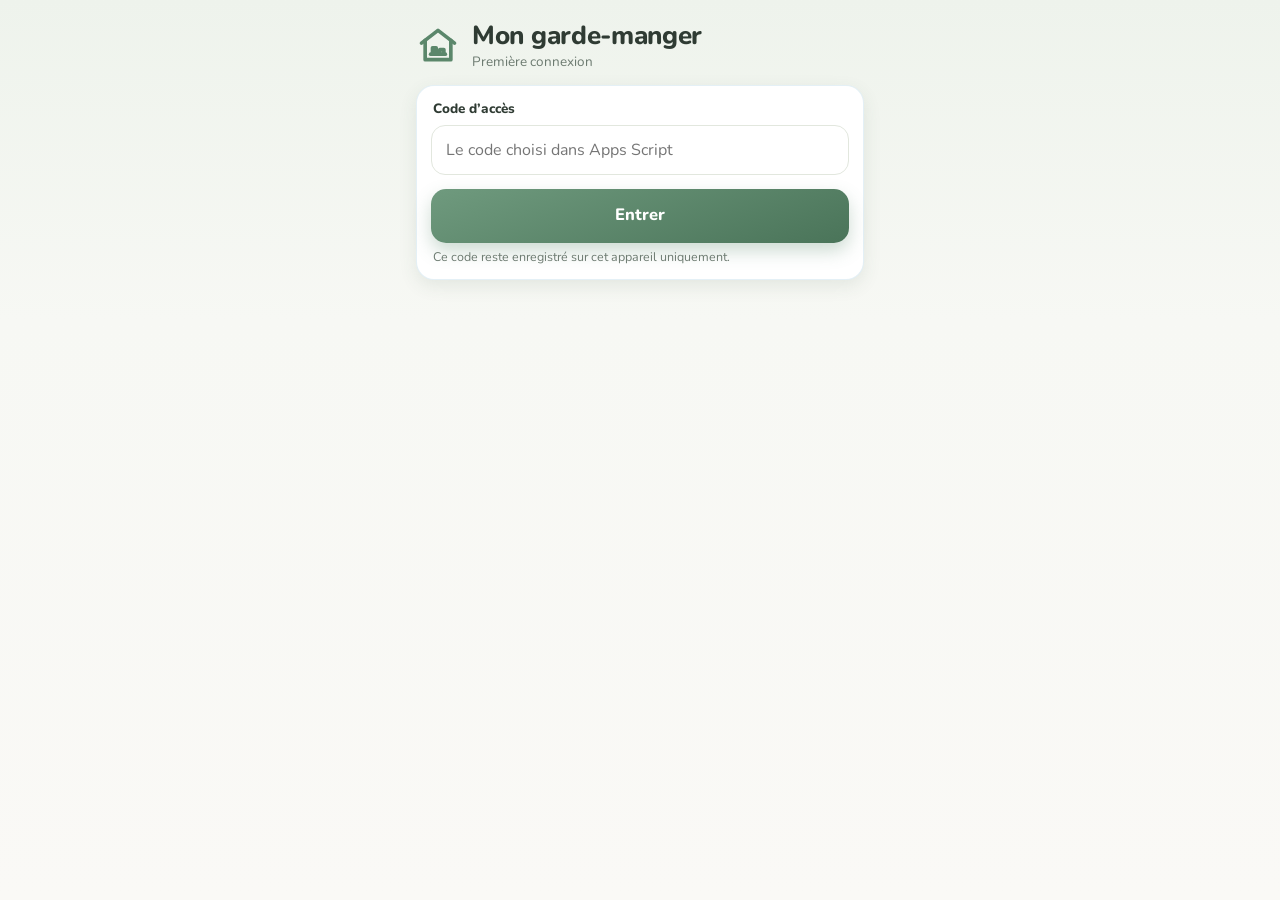
<file: index.html>
<!doctype html>
<!-- Mon garde-manger · © 2026 Sara Picaud — Tous droits réservés. Reproduction, copie ou réutilisation interdites sans autorisation écrite (voir LICENSE). -->
<html lang="fr">
<head>
<meta charset="utf-8">
<meta name="viewport" content="width=device-width, initial-scale=1, maximum-scale=1, viewport-fit=cover">
<meta name="theme-color" content="#eef3ec">
<meta name="apple-mobile-web-app-capable" content="yes">
<meta name="apple-mobile-web-app-title" content="Garde-manger">
<meta name="author" content="Sara Picaud">
<meta name="copyright" content="© 2026 Sara Picaud. Tous droits réservés.">
<title>Mon garde-manger</title>
<link rel="manifest" href="manifest.webmanifest">
<link rel="icon" href="icon.svg" type="image/svg+xml">
<link rel="apple-touch-icon" href="icon-180.png">
<link rel="preconnect" href="https://fonts.googleapis.com">
<link rel="preconnect" href="https://fonts.gstatic.com" crossorigin>
<link href="https://fonts.googleapis.com/css2?family=Caveat:wght@500;600&family=Nunito:wght@400;600;700;800&display=swap" rel="stylesheet">
<link rel="stylesheet" href="style.css?v=12">
</head>
<body>
<div id="app"></div>
<nav id="tabbar" aria-label="Navigation principale"></nav>
<div id="toast" role="status" aria-live="polite"></div>
<div id="sheet"></div>
<script src="config.js"></script>
<script src="demo.js?v=11"></script>
<script src="app.js?v=17"></script>
</body>
</html>
</file>
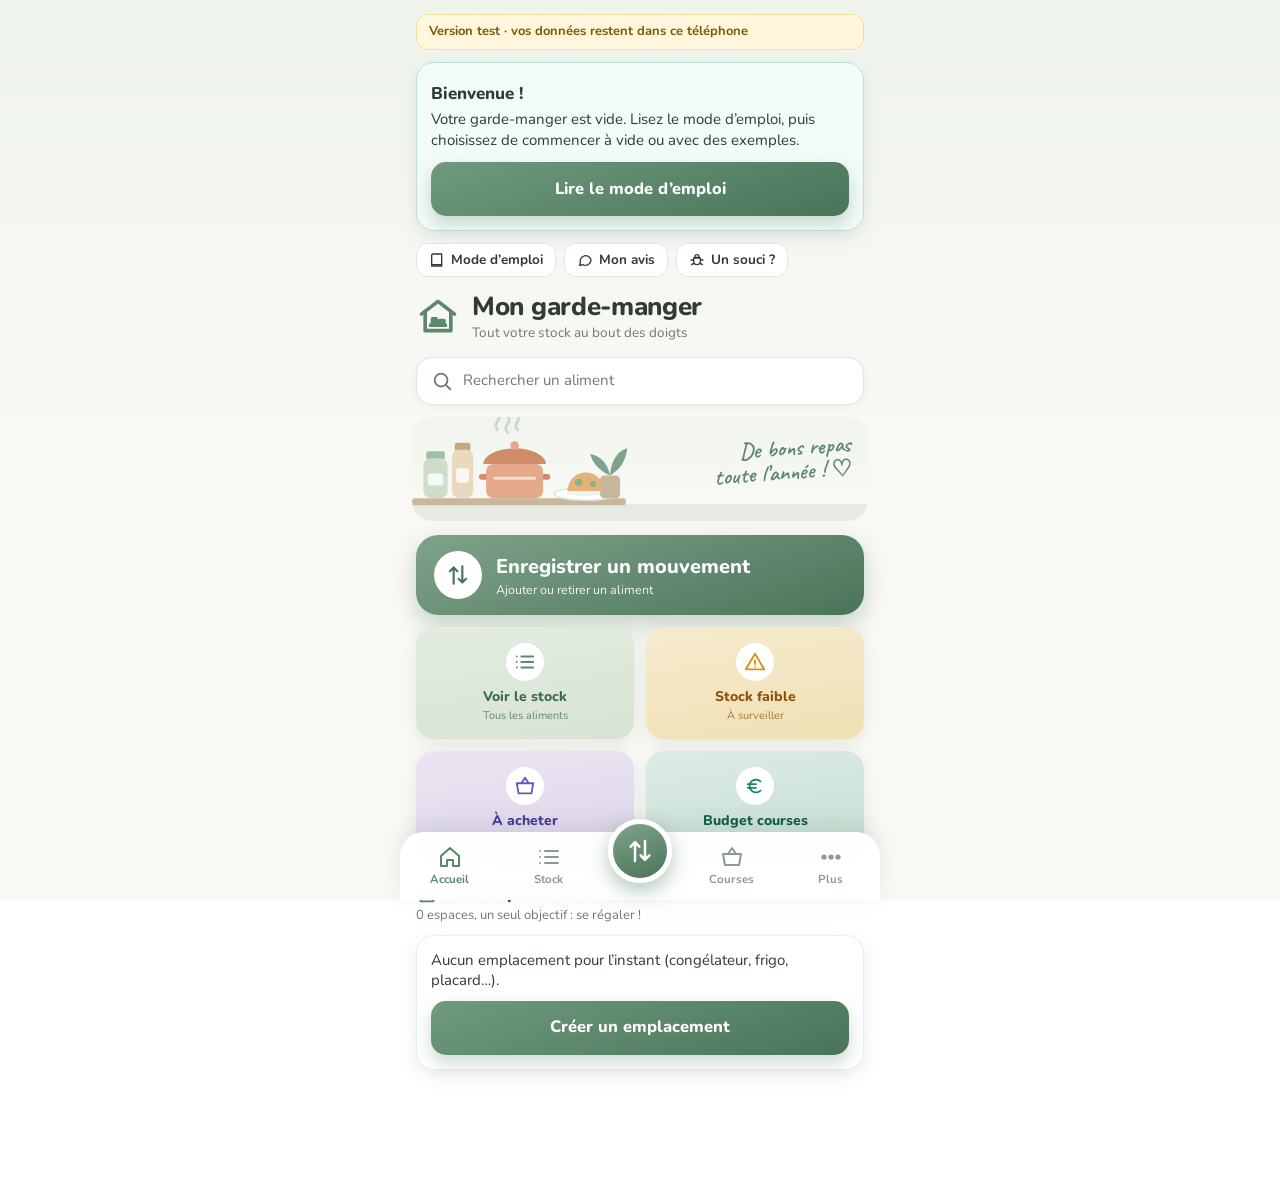
<file: essai/index.html>
<!doctype html>
<!-- Mon garde-manger · © 2026 Sara Picaud — Tous droits réservés. Reproduction, copie ou réutilisation interdites sans autorisation écrite (voir LICENSE). -->
<html lang="fr">
<head>
<meta charset="utf-8">
<meta name="viewport" content="width=device-width, initial-scale=1, maximum-scale=1, viewport-fit=cover">
<meta name="theme-color" content="#eef3ec">
<meta name="apple-mobile-web-app-capable" content="yes">
<meta name="apple-mobile-web-app-title" content="Garde-manger test">
<meta name="author" content="Sara Picaud">
<meta name="copyright" content="© 2026 Sara Picaud. Tous droits réservés.">
<title>Mon garde-manger (test)</title>
<link rel="manifest" href="manifest.webmanifest">
<link rel="icon" href="../icon.svg" type="image/svg+xml">
<link rel="apple-touch-icon" href="../icon-180.png">
<link rel="preconnect" href="https://fonts.googleapis.com">
<link rel="preconnect" href="https://fonts.gstatic.com" crossorigin>
<link href="https://fonts.googleapis.com/css2?family=Caveat:wght@500;600&family=Nunito:wght@400;600;700;800&display=swap" rel="stylesheet">
<link rel="stylesheet" href="../style.css?v=12">
</head>
<body>
<div id="app"></div>
<nav id="tabbar" aria-label="Navigation principale"></nav>
<div id="toast" role="status" aria-live="polite"></div>
<div id="sheet"></div>
<script src="config.js"></script>
<script src="../demo.js?v=11"></script>
<script src="../app.js?v=17"></script>
</body>
</html>
</file>
<file: style.css>
/*! Mon garde-manger · © 2026 Sara Picaud — Tous droits réservés. Reproduction, copie ou réutilisation interdites sans autorisation écrite (voir LICENSE). */
:root{
  --ink:#2f3b33; --ink2:#6c7a70; --teal:#5b876b; --teal-d:#4a7459; --line:#e2e7de;
  --card:#fff; --mint:#86dbc6; --mint-d:#13876f; --salmon:#f6a8a4; --salmon-d:#c23b33;
  --red:#d9433a; --yellow:#fcd98e; --amber-d:#a8650b; --lav:#d9cff6; --lav-d:#5a45a6;
  --sky:#dfe9dc; --shadow:0 6px 18px rgba(60,90,70,.10);
}
*{box-sizing:border-box;-webkit-tap-highlight-color:transparent}
html,body{margin:0;overflow-x:hidden}
html{-webkit-text-size-adjust:100%;text-size-adjust:100%}
/* iPhone : un champ en dessous de 16px déclenche un zoom automatique qui décale l'écran */
input,select,textarea,.inp,.search input,.seuil input{font-size:16px !important}
body{
  font-family:'Nunito',system-ui,-apple-system,'Segoe UI',sans-serif; color:var(--ink);
  background:linear-gradient(180deg,#eef3ec 0,#f7f8f4 320px,#faf9f6 100%) fixed; min-height:100vh;
  font-size:15px; line-height:1.35;
}
a{color:inherit;text-decoration:none}
button{font:inherit;color:inherit;cursor:pointer}
h1,h2,h3,p{margin:0}
#app{max-width:480px;margin:0 auto;padding:calc(env(safe-area-inset-top) + 14px) 16px 130px}
#app.notab{padding-bottom:40px}
.hand{font-family:'Caveat','Segoe Script',cursive;font-weight:600}
.ic{width:22px;height:22px;flex:none}

/* ---------- en-têtes ---------- */
.top{display:flex;align-items:center;gap:10px;margin:2px 0 14px}
.top-t{flex:1;min-width:0}
.top h1{font-size:22px;font-weight:800;letter-spacing:-.2px}
.top p{font-size:13px;color:var(--ink2);margin-top:1px}
.icon-btn{position:relative;width:42px;height:42px;border-radius:14px;border:0;background:rgba(255,255,255,.75);
  display:grid;place-items:center;color:var(--ink);box-shadow:0 2px 8px rgba(60,90,70,.08);flex:none}
.icon-btn .dot{position:absolute;top:-4px;right:-4px;min-width:18px;height:18px;border-radius:9px;background:var(--teal);color:#fff;
  font-style:normal;font-size:11px;font-weight:800;display:grid;place-items:center;padding:0 4px}
.hero{display:flex;align-items:center;gap:12px;margin:4px 0 14px}
.hero .hero-ic{width:44px;height:44px;color:var(--teal)}
.hero h1{font-size:26px;font-weight:800;letter-spacing:-.3px}
.hero p{font-size:13.5px;color:var(--ink2)}

/* ---------- recherche ---------- */
.search{display:flex;align-items:center;gap:10px;background:#fff;border-radius:16px;padding:0 14px;height:48px;
  border:1px solid var(--line);color:var(--ink2);box-shadow:0 2px 10px rgba(60,90,70,.06);margin-bottom:12px}
.search input{flex:1;border:0;outline:0;background:transparent;font:inherit;color:var(--ink);height:100%;min-width:0}
.search .clear{border:0;background:#e6ece2;color:var(--ink2);width:24px;height:24px;border-radius:12px;line-height:1;font-size:16px}

/* ---------- décor accueil ---------- */
.scene{position:relative;height:104px;margin:0 -4px 14px;border-radius:20px;overflow:hidden;
  background:linear-gradient(180deg,#f1f4ee,#fafaf6)}
.scene-svg{position:absolute;inset:0;width:100%;height:100%}
.scene .hand{position:absolute;right:16px;top:20px;font-size:23px;line-height:1.05;color:#5b876b;text-align:right;transform:rotate(-4deg)}

/* ---------- gros boutons ---------- */
.bigs{display:grid;grid-template-columns:1fr 1fr;gap:12px;margin-bottom:12px}
.bigbtn{border-radius:22px;padding:16px 10px 14px;display:flex;flex-direction:column;align-items:center;text-align:center;gap:3px;
  box-shadow:var(--shadow);min-height:136px;justify-content:center}
.bigbtn b{font-size:20px;font-weight:800}
.bigbtn small{font-size:12.5px;line-height:1.2;opacity:.8}
.bigbtn .bi{width:48px;height:48px;border-radius:50%;background:#fff;display:grid;place-items:center;margin-bottom:4px}
.bigbtn .bi .ic{width:26px;height:26px}
.bigbtn.mint{background:linear-gradient(160deg,#a6e8d6,#7cd5bf);color:#0d5e4d}
.bigbtn.mint .bi{color:#13876f}
.bigbtn.salmon{background:linear-gradient(160deg,#fbc2bd,#f59b96);color:#8c2a24}
.bigbtn.salmon .bi{color:#d9433a}
.tiles{display:grid;grid-template-columns:repeat(3,1fr);gap:10px;margin-bottom:20px}
.tile{position:relative;border-radius:18px;padding:14px 6px 12px;text-align:center;display:flex;flex-direction:column;align-items:center;
  gap:2px;box-shadow:var(--shadow);min-height:112px;justify-content:center}
.tile .ti{width:38px;height:38px;border-radius:50%;background:#fff;display:grid;place-items:center;margin-bottom:5px}
.tile b{font-size:14px;font-weight:800}
.tile small{font-size:11px;opacity:.75}
.tile .badge{position:absolute;top:8px;right:8px;min-width:22px;height:22px;border-radius:11px;background:var(--red);color:#fff;
  font-size:12px;font-weight:800;display:grid;place-items:center;padding:0 6px}
.tile.sky{background:linear-gradient(170deg,#e4ece1,#d6e3d3);color:#3e6a50}.tile.sky .ti{color:#5b876b}
.tile.amber{background:linear-gradient(170deg,#f6ebcf,#f1e0b4);color:#8a5509}.tile.amber .ti{color:#e08e0b}
.tile.lav{background:linear-gradient(170deg,#ebe5f2,#ded5ea);color:#4a3896}.tile.lav .ti{color:#6b53c4}.tile.lav .badge{background:var(--lav-d)}

/* ---------- sections / cartes ---------- */
.sec{display:flex;align-items:center;gap:8px;font-size:17px;font-weight:800;margin:6px 0 2px}
.sec .ic{color:var(--teal)}
.sub{font-size:13px;color:var(--ink2);margin:0 0 10px}
.card{background:var(--card);border-radius:18px;box-shadow:var(--shadow);border:1px solid rgba(217,234,243,.7)}
.card.pad{padding:14px}
.list>*+*{border-top:1px solid var(--line)}
.place-row{display:flex;align-items:center;gap:12px;padding:14px;font-weight:700}
.place-row .ic:first-child{color:var(--teal)}
.place-row b{flex:1;font-size:16px}
.place-row .ic:last-child{color:#b9c4bb;width:18px;height:18px}
.pill{background:#dfe9dc;color:var(--teal-d);border-radius:999px;font-weight:800;padding:2px 11px;font-size:14px}
.place-row span.lbl{color:var(--ink2);font-weight:600;font-size:14px}

/* ---------- lignes aliments ---------- */
.rows{display:flex;flex-direction:column;gap:10px}
.row{display:flex;align-items:center;gap:12px;background:#fff;border-radius:18px;padding:10px 12px 10px 10px;
  box-shadow:var(--shadow);border:1px solid rgba(217,234,243,.7)}
.row>.ic:last-child{color:#b9c4bb;width:18px;height:18px}
.thumb{width:62px;height:62px;border-radius:14px;display:grid;place-items:center;font-size:32px;flex:none;background:var(--c,#eef3ec);overflow:hidden}
.thumb img{width:100%;height:100%;object-fit:cover}
.thumb.sm{width:46px;height:46px;font-size:24px;border-radius:12px}
.thumb.lg{width:84px;height:84px;font-size:44px;border-radius:20px}
.row-b{flex:1;min-width:0}
.row-t{font-weight:800;font-size:16px;margin-bottom:5px;overflow:hidden;text-overflow:ellipsis;white-space:nowrap}
.row-s{font-size:13.5px;font-weight:700}
.row-s.low{color:var(--red)}
.chips{display:flex;flex-wrap:wrap;gap:6px}
.chip{display:inline-flex;align-items:center;gap:5px;border-radius:9px;padding:3px 9px;font-size:12.5px;font-weight:700;
  background:#dcf3ec;color:#0f6f5b}
.chip.loc{background:#e6ece2;color:#4a7459;border:1px solid #d8e2d4}
.chip .ic{width:13px;height:13px}
.mini-actions{display:flex;gap:8px;margin-top:8px;flex-wrap:wrap}
.mini{border:0;border-radius:10px;padding:6px 11px;font-size:12.5px;font-weight:800;background:#e6ece2;color:#4a7459}
.mini.red{background:#fde4e1;color:var(--salmon-d)}
.round-btn{width:38px;height:38px;border-radius:50%;border:0;background:#e6ece2;color:var(--teal-d);display:grid;place-items:center;flex:none}
.round-btn.on{background:#dcf3ec;color:var(--mint-d)}
.resline{display:flex;align-items:center;justify-content:space-between;margin:2px 2px 10px;font-size:13.5px;color:var(--ink2);font-weight:700}
.pillbtn{display:inline-flex;align-items:center;gap:6px;border:1px solid var(--line);background:#fff;border-radius:12px;padding:7px 12px;font-weight:700;font-size:13.5px;color:var(--ink)}
.pillbtn .ic{width:16px;height:16px}
.more-link{display:block;text-align:center;margin:14px 0 0;color:var(--teal-d);font-weight:800;font-size:14px;border:0;background:none;width:100%}
.empty{text-align:center;color:var(--ink2);padding:28px 10px}
.empty .big{font-size:40px;margin-bottom:6px}

/* ---------- formulaires ---------- */
.field{margin-bottom:14px}
.field>label{display:block;font-weight:800;font-size:13.5px;margin:0 0 6px 2px}
.field>label i{color:var(--red);font-style:normal}
.inp{width:100%;height:50px;border-radius:14px;border:1px solid var(--line);background:#fff;padding:0 14px;font:inherit;color:var(--ink);outline:0}
.inp:focus{border-color:var(--teal);box-shadow:0 0 0 3px rgba(91,135,107,.15)}
select.inp{appearance:none;-webkit-appearance:none;padding-right:38px;
  background:#fff url("data:image/svg+xml,%3Csvg xmlns='http://www.w3.org/2000/svg' width='16' height='16' viewBox='0 0 24 24' fill='none' stroke='%235d7d96' stroke-width='2.4' stroke-linecap='round' stroke-linejoin='round'%3E%3Cpath d='M6 9l6 6 6-6'/%3E%3C/svg%3E") no-repeat right 14px center}
select.inp:disabled{background-color:#f1f4ee;color:var(--ink2)}
textarea.inp{height:92px;padding:12px 14px;resize:none}
.two{display:grid;grid-template-columns:1fr 1fr;gap:12px}
.hint{font-size:12.5px;color:var(--ink2);margin:6px 2px 0}
.counter{text-align:right;font-size:12px;color:var(--ink2);margin-top:3px}
.err{background:#fde4e1;color:var(--salmon-d);border-radius:12px;padding:10px 12px;font-weight:700;font-size:14px;margin:0 0 12px}
.seg{display:grid;grid-template-columns:1fr 1fr;gap:10px;margin-bottom:16px}
.seg button{height:50px;border-radius:14px;border:1px solid var(--line);background:rgba(255,255,255,.8);font-weight:800;
  display:flex;align-items:center;justify-content:center;gap:8px;color:var(--ink)}
.seg button.on.add{background:linear-gradient(160deg,#6f9a7e,#4a7459);color:#fff;border-color:transparent;box-shadow:0 6px 14px rgba(91,135,107,.3)}
.seg button.on.ret{background:linear-gradient(160deg,#ee7d76,#d9433a);color:#fff;border-color:transparent;box-shadow:0 6px 14px rgba(217,67,58,.28)}
.btn{display:flex;align-items:center;justify-content:center;gap:8px;width:100%;height:54px;border:0;border-radius:15px;font-weight:800;font-size:16.5px;
  background:linear-gradient(160deg,#6f9a7e,#4a7459);color:#fff;box-shadow:0 8px 18px rgba(91,135,107,.3)}
.btn.ret{background:linear-gradient(160deg,#ee7d76,#d9433a);box-shadow:0 8px 18px rgba(217,67,58,.28)}
.btn.ghost{background:#fff;color:var(--teal-d);box-shadow:none;border:1px solid var(--line)}
.btn.danger{background:#fff;color:var(--salmon-d);box-shadow:none;border:1px solid #f3c6c2}
.btn.sm{height:44px;font-size:14.5px;border-radius:13px}
.btn:disabled{opacity:.55}
.btn-row{display:grid;grid-template-columns:1fr 1fr;gap:10px;margin:12px 0}
.stack>*+*{margin-top:10px}

/* interrupteur */
.switch{position:relative;width:52px;height:30px;flex:none}
.switch input{position:absolute;inset:0;opacity:0;margin:0;cursor:pointer;z-index:2}
.switch i{position:absolute;inset:0;background:#d3dbd3;border-radius:15px;transition:.2s}
.switch i::after{content:"";position:absolute;top:3px;left:3px;width:24px;height:24px;border-radius:50%;background:#fff;box-shadow:0 1px 4px rgba(0,0,0,.25);transition:.2s}
.switch input:checked+i{background:var(--teal)}
.switch input:checked+i::after{transform:translateX(22px)}
.alert-panel .head{display:flex;align-items:center;gap:12px}
.alert-panel .head .ic{color:var(--teal)}
.alert-panel .head b{flex:1;font-size:16px}
.seuil{display:flex;align-items:center;gap:10px;margin-top:12px;font-weight:700}
.seuil input{width:76px;height:42px;border-radius:12px;border:1px solid var(--line);text-align:center;font:inherit;font-weight:800;color:var(--ink)}

/* ---------- courses ---------- */
.addline{display:flex;gap:10px;margin-bottom:14px}
.addline .inp{flex:1}
.addline .btn{width:54px;flex:none;padding:0}
.todo{display:flex;align-items:center;gap:14px;padding:12px 14px;transition:opacity .25s}
.todo.done{opacity:.25}
.todo .name{flex:1;font-weight:700;font-size:16px}
.todo small{color:var(--ink2);font-weight:600}
.circle{width:30px;height:30px;border-radius:50%;border:2px solid #c3cdc5;background:#fff;display:grid;place-items:center;color:#fff;flex:none;padding:0}
.circle .ic{width:16px;height:16px}
.circle.on{background:var(--mint-d);border-color:var(--mint-d)}
.todo.bought .name{text-decoration:line-through;color:var(--ink2)}
.lav-card{background:linear-gradient(170deg,#ece6fb,#e0d7f7);border-radius:20px;padding:14px;box-shadow:var(--shadow);margin-top:16px}
.lav-card .head{display:flex;align-items:center;gap:10px;margin-bottom:8px}
.lav-card .head .ic{color:var(--lav-d);width:30px;height:30px}
.lav-card h3{font-size:18px;font-weight:800;color:#3c2d85}
.lav-card .head p{font-size:12.5px;color:#6a5aa8}
.lav-card .card .todo:last-child{border-radius:0 0 18px 18px}

/* ---------- historique ---------- */
.mv{display:flex;gap:12px;padding:12px 14px;align-items:flex-start}
.mv .sign{width:36px;height:36px;border-radius:12px;display:grid;place-items:center;font-weight:800;font-size:20px;flex:none}
.mv .sign.in{background:#dcf3ec;color:var(--mint-d)}
.mv .sign.out{background:#fde4e1;color:var(--salmon-d)}
.mv b{font-weight:800}
.mv .meta{font-size:12.5px;color:var(--ink2);margin-top:2px}
.mv .note{font-size:13px;font-style:italic;margin-top:3px}
.day{font-size:12.5px;font-weight:800;color:var(--ink2);text-transform:uppercase;letter-spacing:.5px;margin:16px 4px 6px}

/* ---------- liens Plus ---------- */
.menu-row{display:flex;align-items:center;gap:14px;padding:15px 14px;font-weight:700;width:100%;border:0;background:none;text-align:left}
.menu-row .ic:first-child{color:var(--teal)}
.menu-row span{flex:1}
.menu-row .cico{flex:none}
.menu-row .ic:last-child{color:#b9c4bb;width:18px;height:18px}
.ver{text-align:center;color:var(--ink2);font-size:12px;margin-top:22px}
.demo-flag{background:#fff6dc;border:1px solid #f5dd9a;color:#7a5a05;border-radius:12px;padding:8px 12px;font-size:13px;font-weight:700;margin-bottom:12px}
.offline{background:#fde4e1;color:var(--salmon-d);border-radius:12px;padding:8px 12px;font-size:13px;font-weight:700;margin-bottom:12px}

/* ---------- barre de navigation ---------- */
#tabbar{position:fixed;left:50%;bottom:0;transform:translateX(-50%);width:min(480px,100%);height:calc(68px + env(safe-area-inset-bottom));
  padding-bottom:env(safe-area-inset-bottom);background:rgba(255,255,255,.96);backdrop-filter:blur(10px);border-radius:24px 24px 0 0;
  box-shadow:0 -6px 24px rgba(60,90,70,.12);display:grid;grid-template-columns:1fr 1fr 84px 1fr 1fr;align-items:center;z-index:20}
#tabbar.hide{display:none}
#tabbar a.tab{display:flex;flex-direction:column;align-items:center;gap:3px;font-size:11.5px;font-weight:700;color:#8e9a91;padding:6px 0}
#tabbar a.tab .ic{width:24px;height:24px}
#tabbar a.tab.on{color:var(--teal)}
#tabbar a.tab .tbadge{position:absolute}
#tabbar .fab{justify-self:center;width:64px;height:64px;border-radius:50%;margin-top:-30px;background:linear-gradient(160deg,#7fa38a,#4a7459);
  border:5px solid #fff;display:grid;place-items:center;color:#fff;box-shadow:0 8px 20px rgba(91,135,107,.45)}
#tabbar .fab .ic{width:30px;height:30px}

/* ---------- toast / feuille ---------- */
#toast{position:fixed;left:50%;bottom:96px;transform:translate(-50%,20px);background:#2f3b33;color:#fff;padding:11px 18px;border-radius:14px;
  font-weight:700;font-size:14px;opacity:0;pointer-events:none;transition:.25s;z-index:60;max-width:90vw;text-align:center}
#toast.show{opacity:1;transform:translate(-50%,0)}
#sheet{position:fixed;inset:0;z-index:50;display:none}
#sheet.open{display:block}
.sheet-bg{position:absolute;inset:0;background:rgba(18,57,91,.4)}
.sheet-c{position:absolute;left:50%;bottom:0;transform:translateX(-50%);width:min(480px,100%);background:#fff;border-radius:26px 26px 0 0;
  padding:22px 18px calc(24px + env(safe-area-inset-bottom));animation:up .22s ease-out}
.sheet-c h3{font-size:19px;font-weight:800;margin-bottom:6px}
.sheet-c p{color:var(--ink2);margin-bottom:16px}
@keyframes up{from{transform:translate(-50%,40px);opacity:.4}to{transform:translate(-50%,0);opacity:1}}

.skel{height:84px;border-radius:18px;background:linear-gradient(90deg,#e6ece2 25%,#f7f8f4 50%,#e6ece2 75%);background-size:200% 100%;animation:sk 1.3s infinite;margin-bottom:10px}
@keyframes sk{to{background-position:-200% 0}}

/* ---------- v2 : accueil, stock faible, courses/budget, synthèse ---------- */
.bigs.one{grid-template-columns:1fr}
.bigbtn.wide{flex-direction:row;justify-content:flex-start;text-align:left;gap:14px;min-height:0;padding:16px 18px}
.bigbtn.wide .bi{margin-bottom:0;flex:none}
.bigbtn.wide .bt{display:flex;flex-direction:column;gap:2px}
.bigbtn.teal{background:linear-gradient(160deg,#7fa38a,#4a7459);color:#fff;box-shadow:0 10px 22px rgba(91,135,107,.32)}
.bigbtn.teal .bi{color:#4a7459}
.bigbtn.teal small{opacity:.92}
.tiles.four{grid-template-columns:1fr 1fr;gap:12px}
.tile.mint{background:linear-gradient(170deg,#dcece5,#c6ddd2);color:#0d5e4d}.tile.mint .ti{color:#13876f}

.seg2{display:grid;grid-template-columns:1fr 1fr;gap:6px;background:rgba(255,255,255,.7);border-radius:16px;padding:5px;margin-bottom:12px;border:1px solid var(--line)}
.seg2 button{height:42px;border-radius:12px;border:0;background:transparent;font-weight:800;color:var(--ink2);display:flex;align-items:center;justify-content:center;gap:6px}
.seg2 button.on{background:#fff;color:var(--teal-d);box-shadow:0 3px 10px rgba(60,90,70,.12)}
.seg2 button.warn.on{color:var(--amber-d)}
.cnt{border-radius:999px;background:#e6ece2;padding:1px 8px;font-size:12.5px}
.seg2 button.warn.on .cnt{background:#fde3a9}

.sug button{display:flex;align-items:center;gap:10px;width:100%;padding:12px 14px;border:0;background:none;text-align:left;font-weight:700}
.sug .sm{margin-left:auto;font-size:12.5px;color:var(--ink2);font-weight:600}
.sug .create{color:var(--teal-d);font-weight:800;background:#eaf1e7;border-radius:0 0 18px 18px}
.sug .create .ic{width:18px;height:18px}
.sel{display:flex;align-items:center;gap:10px;background:#dcf3ec;color:#0d5e4d;border-radius:14px;padding:10px 12px;font-weight:700}
.sel.new{background:#fff6dc;color:#7a5a05}
.sel span{flex:1}
.sel button{border:0;background:rgba(255,255,255,.7);border-radius:10px;padding:6px 11px;font-weight:800;font-size:12.5px}

.lnk{display:flex;align-items:center;justify-content:center;gap:4px;width:100%;border:0;background:none;color:var(--teal-d);font-weight:800;font-size:14.5px;padding:14px 0 2px}
.lnk .ic{width:16px;height:16px}
.month{display:flex;align-items:center;justify-content:space-between;margin-bottom:12px}
.month b{font-size:18px;font-weight:800}
.month .icon-btn:disabled{opacity:.35}
.bud{padding:16px;margin-bottom:12px}
.bud .lbl{font-size:13px;color:var(--ink2);font-weight:700}
.bud .tot{font-size:34px;font-weight:800;letter-spacing:-.5px;margin:2px 0 8px}
.bar{height:12px;border-radius:6px;background:#e6ece2;overflow:hidden}
.bar i{display:block;height:100%;border-radius:6px;background:linear-gradient(90deg,#7fa38a,#4a7459)}
.bar i.over{background:linear-gradient(90deg,#ee7d76,#d9433a)}
.bud .ln{display:flex;justify-content:space-between;font-size:13.5px;font-weight:700;margin-top:8px;color:var(--ink2)}
.who{display:grid;gap:12px;margin-bottom:12px}
.who .card{padding:12px 14px}
.who small{color:var(--ink2);font-weight:700;font-size:12.5px}
.who b{display:block;font-size:19px;font-weight:800}
.exp{display:flex;align-items:center;gap:12px;padding:12px 14px}
.exp .ed{width:40px;height:40px;border-radius:12px;background:#dcf3ec;color:#13876f;display:grid;place-items:center;flex:none}
.exp .eb{flex:1;min-width:0}
.exp .eb b{display:block;font-size:15.5px}
.exp .eb small{color:var(--ink2);font-weight:600;font-size:12.5px}
.exp .am{font-weight:800;font-size:16px}
.edit{width:38px;height:38px;border-radius:12px;border:0;background:#e6ece2;color:#4a7459;display:grid;place-items:center;flex:none}
.edit .ic{width:18px;height:18px}
.totline{display:flex;justify-content:space-between;align-items:center;background:#eaf1e7;border-radius:14px;padding:12px 14px;font-weight:800;margin-bottom:14px}
.totline b{font-size:22px}
.trow{display:grid;gap:4px;padding:11px 12px;font-size:13.5px;text-align:right;border-top:1px solid var(--line)}
.trow span:first-child{text-align:left;font-weight:700}
.trow.head{border-top:0;font-size:12px;font-weight:800;color:var(--ink2);text-transform:uppercase;letter-spacing:.3px;background:#f7f8f4}
.trow.foot{background:#eaf1e7;font-weight:800;font-size:14px}
.trow.mut{color:#b9c4bb}
.trow .tt{font-weight:800}
.sheet-c{max-height:92vh;overflow-y:auto}
.menu-row .cico{flex:none;width:34px;height:34px;border-radius:10px;display:grid;place-items:center;font-size:18px}
.menu-row .cico+span{flex:1}
/* ---------- ranger une liste (glisser-déposer) ---------- */
.grip{display:grid;place-items:center;width:26px;height:34px;flex:none !important;color:#9aa79d;touch-action:none;cursor:grab;margin:-6px -4px -6px -6px}
.grip .ic{width:20px;height:20px;color:#9aa79d !important}
[data-sortlist] .menu-row{position:relative;transition:box-shadow .15s}
[data-sortlist] .menu-row.dragging{z-index:5;background:#fff;box-shadow:0 10px 24px rgba(60,90,70,.22);border-radius:12px;transition:none}
.menu-row .grip + .ic{color:var(--teal)}

.mv .mv-act{display:flex;gap:8px;flex:none;align-self:center;margin-left:4px}
.mv .mv-ico{width:34px;height:34px;border:0;background:transparent;border-radius:10px;display:grid;place-items:center;color:var(--ink2);padding:0}
.mv .mv-ico .ic{width:19px;height:19px}
.mv .mv-ico:active{background:#eef3f1}
.sugg{margin:-6px 0 14px}

/* ----- version test : accueil, mode d'emploi ----- */
.tbar{display:flex;flex-wrap:wrap;gap:8px;margin:0 0 12px}
.welcome{margin-bottom:12px;border-color:#bfe0d6;background:#f3fbf8}
.gd{background:#fff;border:1px solid var(--line);border-radius:14px;margin:0 0 8px;overflow:hidden}
.gd summary{font-weight:800;padding:13px 14px;cursor:pointer;list-style:none;display:flex;justify-content:space-between;align-items:center}
.gd summary::-webkit-details-marker{display:none}
.gd summary::after{content:'+';font-size:20px;color:var(--teal-d);font-weight:700}
.gd[open] summary::after{content:'–'}
.gd-b{padding:0 14px 12px;font-size:14.5px;line-height:1.5}
.gd-b p{margin:0 0 8px}.gd-b ul,.gd-b ol{margin:0 0 8px;padding-left:20px}.gd-b li{margin-bottom:5px}
.gd-start{margin-bottom:14px}
.lnk.inl{display:inline;width:auto;padding:0;font-size:inherit}
</file>
